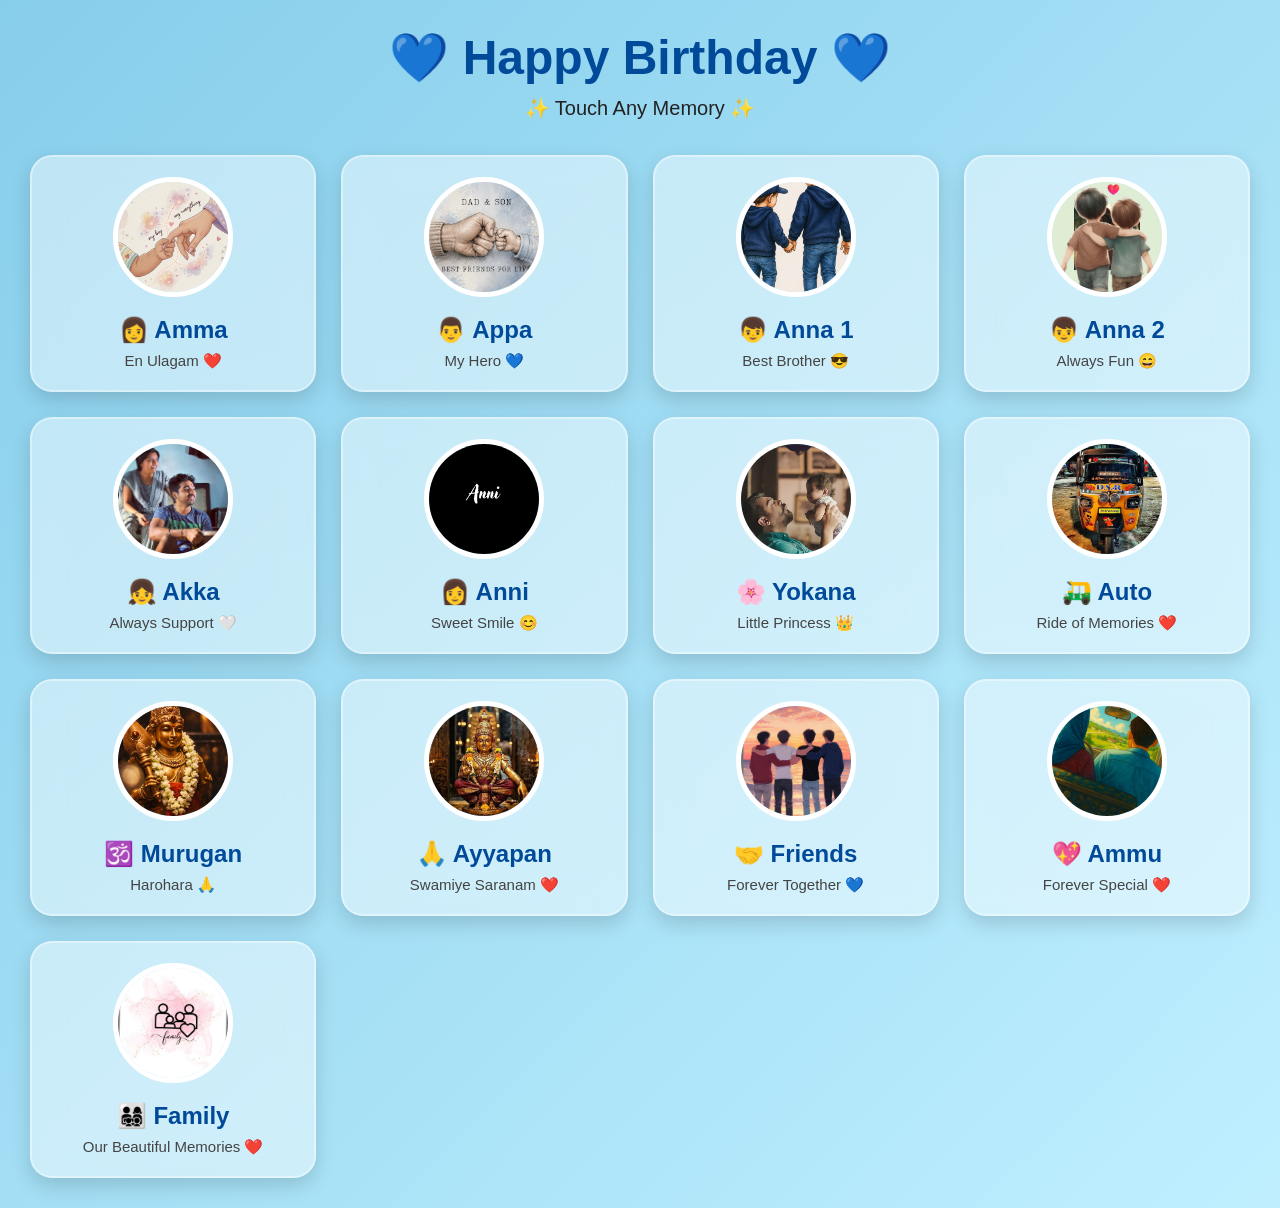
<file: home.html>
<!DOCTYPE html>
<html lang="en">
<head>
    <meta charset="UTF-8">
    <meta name="viewport" content="width=device-width, initial-scale=1.0">
    <title>Birthday Memories</title>
    <link rel="stylesheet" href="style.css">
</head>
<body>

    <h1 class="title">💙 Happy Birthday 💙</h1>

    <p class="subtitle">
        ✨ Touch Any Memory ✨
    </p>

    <div class="cards">

        <!-- Amma -->
        <div class="card" onclick="window.location.href='videos.html?folder=amma'">
            <img src="images/amma.jpg" alt="Amma">
            <h2>👩 Amma</h2>
            <p>En Ulagam ❤️</p>
        </div>

        <!-- Appa -->
        <div class="card" onclick="window.location.href='videos.html?folder=appa'">
            <img src="images/appa.jpg" alt="Appa">
            <h2>👨 Appa</h2>
            <p>My Hero 💙</p>
        </div>

        <!-- Anna 1 -->
        <div class="card" onclick="window.location.href='videos.html?folder=anna1'">
            <img src="images/anna1.jpg" alt="Anna 1">
            <h2>👦 Anna 1</h2>
            <p>Best Brother 😎</p>
        </div>

        <!-- Anna 2 -->
        <div class="card" onclick="window.location.href='videos.html?folder=anna2'">
            <img src="images/anna2.jpg" alt="Anna 2">
            <h2>👦 Anna 2</h2>
            <p>Always Fun 😄</p>
        </div>

        <!-- Akka -->
        <div class="card" onclick="window.location.href='videos.html?folder=akka'">
            <img src="images/akka.jpg" alt="Akka">
            <h2>👧 Akka</h2>
            <p>Always Support 🤍</p>
        </div>

        <!-- Anni -->
        <div class="card" onclick="window.location.href='videos.html?folder=anni'">
            <img src="images/anni.jpg" alt="Anni">
            <h2>👩 Anni</h2>
            <p>Sweet Smile 😊</p>
        </div>

        <!-- Yokana -->
        <div class="card" onclick="window.location.href='videos.html?folder=yokana'">
            <img src="images/yokana.jpg" alt="Yokana">
            <h2>🌸 Yokana</h2>
            <p>Little Princess 👑</p>
        </div>

        <!-- Auto -->
        <div class="card" onclick="window.location.href='videos.html?folder=auto'">
            <img src="images/auto.jpg" alt="Auto">
            <h2>🛺 Auto</h2>
            <p>Ride of Memories ❤️</p>
        </div>

        <!-- Murugan -->
        <div class="card" onclick="window.location.href='videos.html?folder=murugan'">
            <img src="images/murugan.jpg" alt="Murugan">
            <h2>🕉️ Murugan</h2>
            <p>Harohara 🙏</p>
        </div>

        <!-- Ayyapan -->
        <div class="card" onclick="window.location.href='videos.html?folder=ayyapan'">
            <img src="images/ayyapan.jpg" alt="Ayyapan">
            <h2>🙏 Ayyapan</h2>
            <p>Swamiye Saranam ❤️</p>
        </div>

        <!-- Friends -->
        <div class="card" onclick="window.location.href='videos.html?folder=friends'">
            <img src="images/friends.jpg" alt="Friends">
            <h2>🤝 Friends</h2>
            <p>Forever Together 💙</p>
        </div>

        <!-- Ammu -->
        <div class="card" onclick="window.location.href='videos.html?folder=ammu'">
            <img src="images/ammu.jpg" alt="Ammu">
            <h2>💖 Ammu</h2>
            <p>Forever Special ❤️</p>
        </div>

        <!-- Family -->
        <div class="card" onclick="window.location.href='videos.html?folder=family'">
            <img src="images/family.jpg" alt="Family">
            <h2>👨‍👩‍👧‍👦 Family</h2>
            <p>Our Beautiful Memories ❤️</p>
        </div>

    </div>

</body>
</html>
</file>
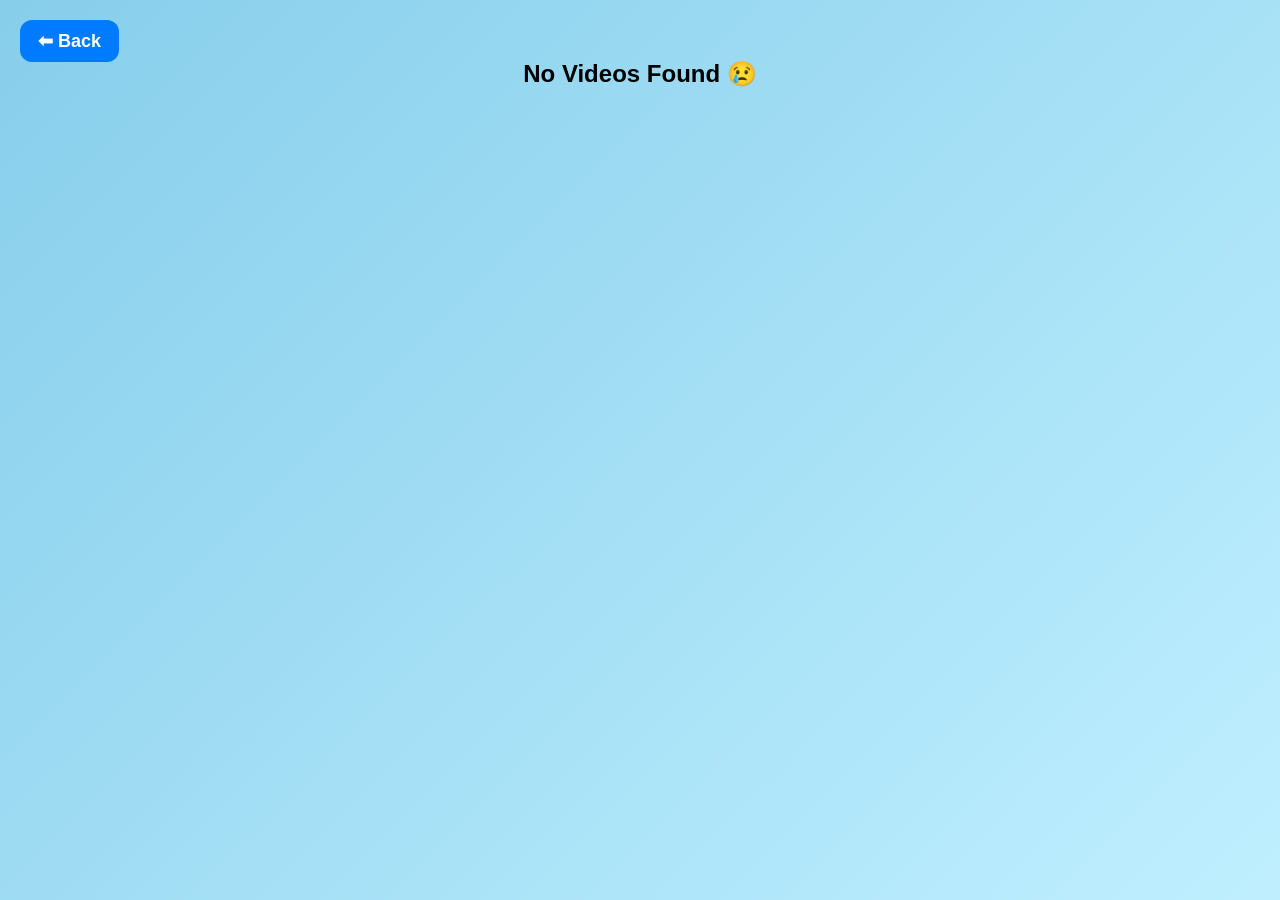
<file: videos.html>
<!DOCTYPE html>
<html lang="en">

<head>

    <meta charset="UTF-8">

    <meta name="viewport" content="width=device-width, initial-scale=1.0">

    <title>Birthday Memories</title>

    <link rel="stylesheet" href="style.css">

</head>

<body>

    <a href="home.html" class="back">⬅ Back</a>

    <h1 id="title" class="title"></h1>

    <div id="videoContainer" class="video-container">

    </div>

    <script src="videos.js"></script>

</body>

</html>
</file>
<file: style.css>
*{
margin:0;
padding:0;
box-sizing:border-box;
font-family:'Poppins',sans-serif;
}

body{
background:linear-gradient(135deg,#87CEEB,#BFEFFF);
min-height:100vh;
padding:30px;
}

.title{
text-align:center;
font-size:48px;
color:#004a99;
margin-bottom:10px;
}

.subtitle{
text-align:center;
font-size:20px;
color:#222;
margin-bottom:35px;
}

.cards{
display:grid;
grid-template-columns:repeat(auto-fit,minmax(240px,1fr));
gap:25px;
}

.card{
background:rgba(255,255,255,.45);
backdrop-filter:blur(15px);
border-radius:22px;
padding:20px;
text-align:center;
cursor:pointer;
transition:.4s;
box-shadow:0 8px 20px rgba(0,0,0,.15);
border:2px solid rgba(255,255,255,.4);
}

.card:hover{
transform:translateY(-10px) scale(1.05);
background:#fff;
box-shadow:0 15px 30px rgba(0,119,255,.4);
}

.card img{
width:120px;
height:120px;
border-radius:50%;
object-fit:cover;
border:5px solid white;
}

.card h2{
margin-top:15px;
color:#004a99;
}

.card p{
margin-top:8px;
color:#444;
font-size:15px;
}

video{
width:100%;
max-width:380px;
border-radius:20px;
margin:15px;
box-shadow:0 10px 20px rgba(0,0,0,.25);
}

.back{
position:fixed;
top:20px;
left:20px;
background:#0077ff;
color:white;
padding:12px 20px;
border-radius:12px;
text-decoration:none;
font-weight:bold;
transition:.3s;
}

.back:hover{
background:#0055cc;
}
.popup{
position:fixed;
top:0;
left:0;
width:100%;
height:100%;
background:rgba(0,0,0,.5);
display:flex;
justify-content:center;
align-items:center;
z-index:999;
}

.popup-box{
background:white;
padding:35px;
border-radius:20px;
text-align:center;
animation:zoom .5s;
box-shadow:0 10px 30px rgba(0,0,0,.3);
}

@keyframes zoom{
from{
transform:scale(.5);
opacity:0;
}
to{
transform:scale(1);
opacity:1;
}
}
.video-container{

display:flex;

flex-wrap:wrap;

justify-content:center;

gap:25px;

margin-top:30px;

}

.video-container video{

width:350px;

border-radius:20px;

box-shadow:0 8px 20px rgba(0,0,0,.25);

background:white;

padding:5px;

transition:.3s;

}

.video-container video:hover{

transform:scale(1.03);

}

.back{

position:fixed;

top:20px;

left:20px;

background:#007bff;

color:white;

padding:10px 18px;

text-decoration:none;

border-radius:12px;

font-size:18px;

font-weight:bold;

}

.back:hover{

background:#0056b3;

}
.start-page{

background:linear-gradient(135deg,#87CEEB,#dff6ff);

display:flex;

justify-content:center;

align-items:center;

height:100vh;

overflow:hidden;

}

.popup{

display:flex;

justify-content:center;

align-items:center;

}

.gift-box{

background:white;

padding:35px;

border-radius:25px;

text-align:center;

width:420px;

box-shadow:0 0 30px rgba(0,119,255,.4);

cursor:pointer;

animation:popup .8s;

}

.gift-img{

width:180px;

animation:giftMove 2s infinite;

}

.gift-box h2{

color:#0066cc;

margin:15px 0;

}

.gift-box p{

font-size:18px;

}

.cake-box{

display:none;

background:white;

padding:35px;

border-radius:25px;

text-align:center;

width:450px;

box-shadow:0 0 30px rgba(0,119,255,.4);

animation:popup .6s;

}

.cake-frame{

width:250px;

height:250px;

margin:auto;

border-radius:50%;

border:8px solid #87CEEB;

display:flex;

justify-content:center;

align-items:center;

background:#eefaff;

box-shadow:0 0 30px #00bfff;

animation:glow 2s infinite;

}

#cake{

width:170px;

cursor:pointer;

transition:.5s;

}

#cake:hover{

transform:scale(1.08);

}

.touch{

margin-top:20px;

font-size:22px;

color:#0066cc;

}

@keyframes glow{

50%{

box-shadow:0 0 55px #00bfff;

}

}

@keyframes popup{

from{

transform:scale(.5);

opacity:0;

}

to{

transform:scale(1);

opacity:1;

}

}

@keyframes giftMove{

50%{

transform:translateY(-10px);

}

}.start-page{

background:linear-gradient(135deg,#87CEEB,#dff6ff);

display:flex;

justify-content:center;

align-items:center;

height:100vh;

overflow:hidden;

}

.popup{

display:flex;

justify-content:center;

align-items:center;

}

.gift-box{

background:white;

padding:35px;

border-radius:25px;

text-align:center;

width:420px;

box-shadow:0 0 30px rgba(0,119,255,.4);

cursor:pointer;

animation:popup .8s;

}

.gift-img{

width:180px;

animation:giftMove 2s infinite;

}

.gift-box h2{

color:#0066cc;

margin:15px 0;

}

.gift-box p{

font-size:18px;

}

.cake-box{

display:none;

background:white;

padding:35px;

border-radius:25px;

text-align:center;

width:450px;

box-shadow:0 0 30px rgba(0,119,255,.4);

animation:popup .6s;

}

.cake-frame{

width:250px;

height:250px;

margin:auto;

border-radius:50%;

border:8px solid #87CEEB;

display:flex;

justify-content:center;

align-items:center;

background:#eefaff;

box-shadow:0 0 30px #00bfff;

animation:glow 2s infinite;

}

#cake{

width:170px;

cursor:pointer;

transition:.5s;

}

#cake:hover{

transform:scale(1.08);

}

.touch{

margin-top:20px;

font-size:22px;

color:#0066cc;

}

@keyframes glow{

50%{

box-shadow:0 0 55px #00bfff;

}

}

@keyframes popup{

from{

transform:scale(.5);

opacity:0;

}

to{

transform:scale(1);

opacity:1;

}

}

@keyframes giftMove{

50%{

transform:translateY(-10px);

}

}
</file>
